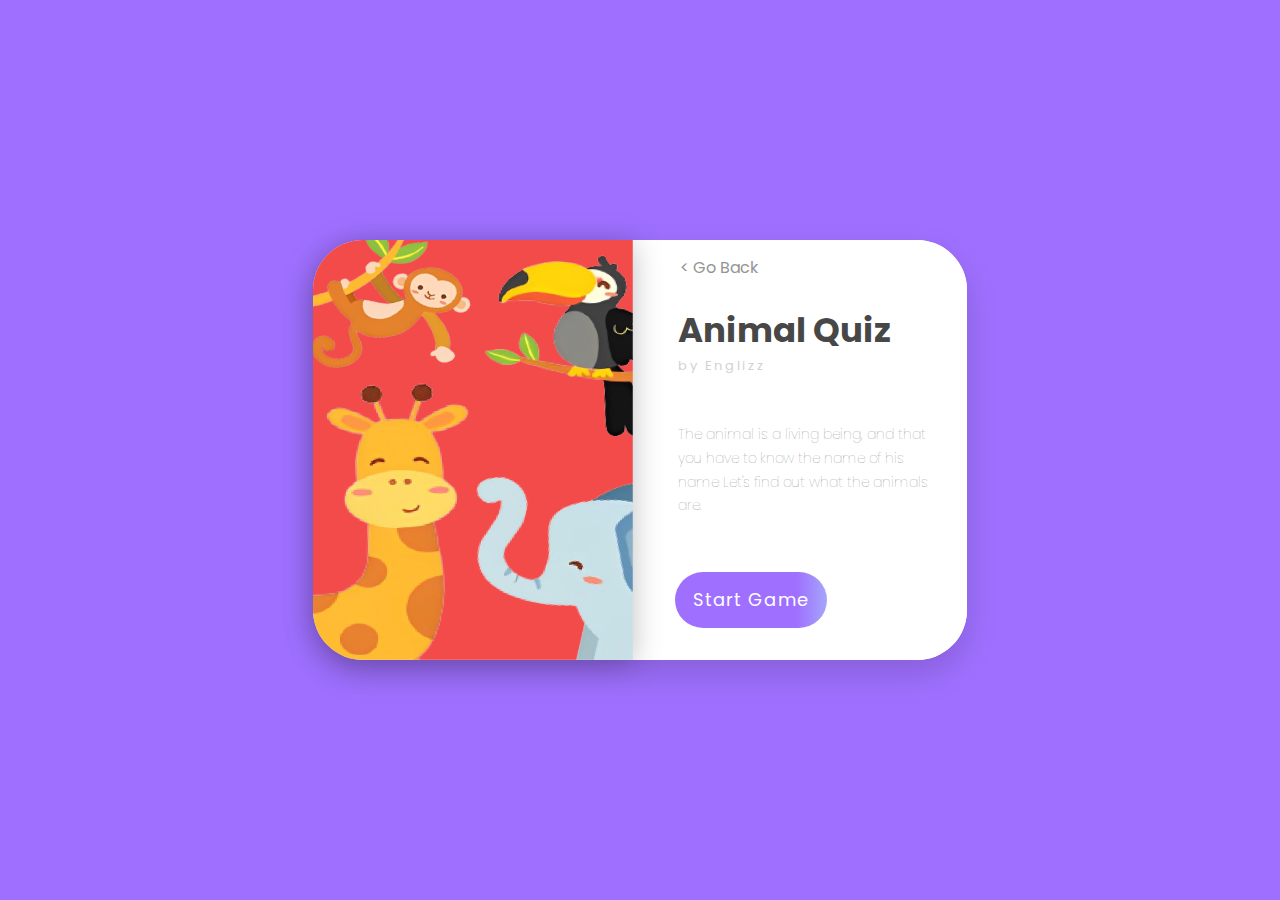
<file: animal_quizz_game/quiz-index.html>
<!DOCTYPE html>
<html lang="en">
  <head>
    <meta name="viewport" content="width=device-width, initial-scale=1.0" />
    <title>Englizz | Animal Quiz</title>
    <!-- Google Fonts -->
    <link
      href="https://fonts.googleapis.com/css2?family=Poppins:wght@400;600&display=swap"
      rel="stylesheet"/>
    <!-- Stylesheet -->
    <link rel="stylesheet" href="style.css" />
  </head>
  <body>
    <div class="container">
      <h3>Let's Drag & Drop The Animals</h3>
      <div class="draggable-objects"></div>
      <div class="drop-points"></div>
    </div>
    <div class="controls-container">
      <div class="wrapper" style="background-color: #fff;">
        <div class="product-img">
          <img src="animals-detail.png" style="width: 320px; height: 420px" />
        </div>
        <div class="product-info">
          <div class="product-text" style="padding-top: 15px;">
            <a href="../home/index.html">< Go Back</a>
            <h1>Animal Quiz</h1>
            <h2>by Englizz</h2>
            <p>
              The animal is a living being, and that you have to know the name
              of his name Let's find out what the animals are.
            </p>
          </div>
          <p id="result"></p>
          <button id="start">Start Game</button>
        </div>
      </div>
    </div>
    
    <!-- Script -->
    <script src="script.js"></script>
  </body>
</html>
</file>
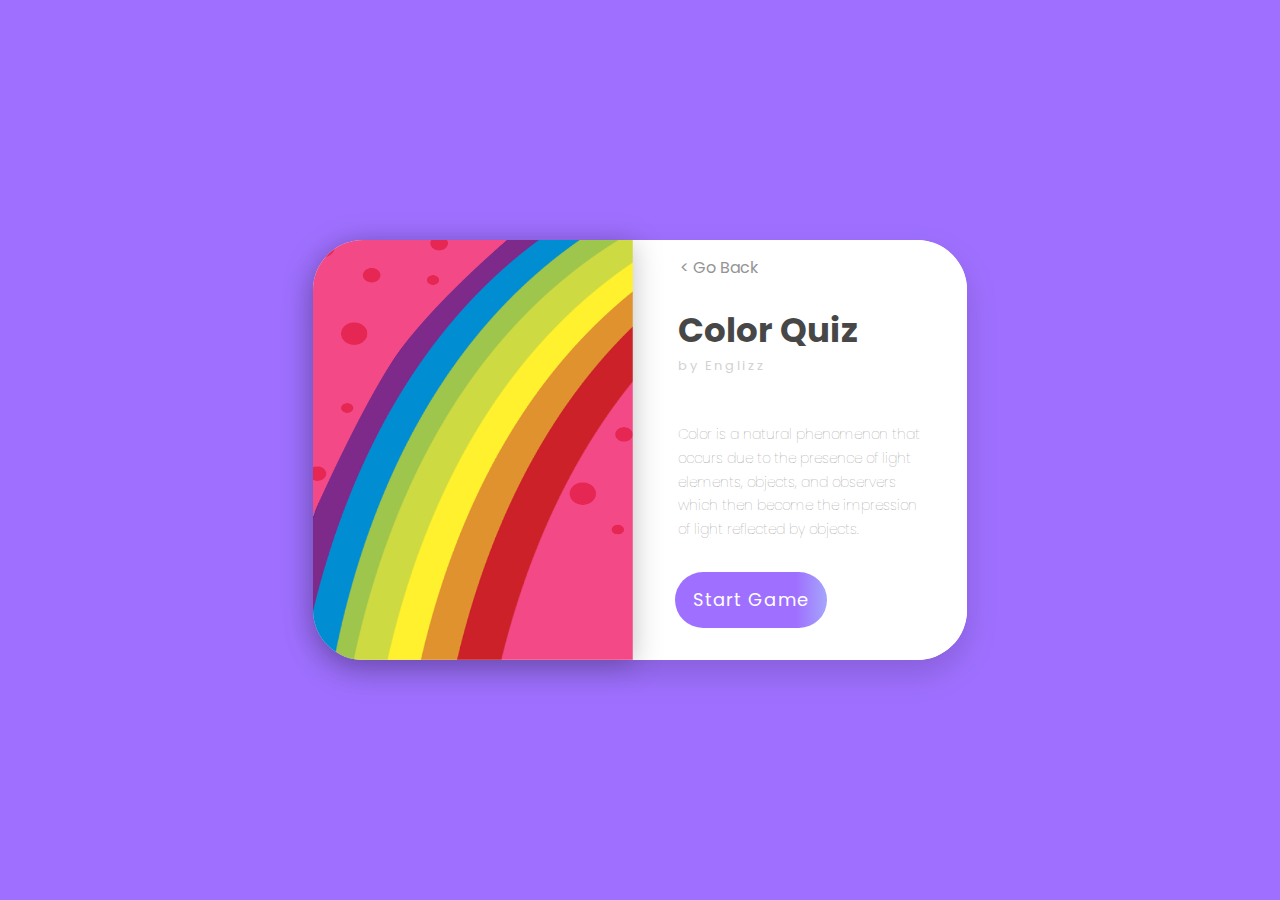
<file: colors_quizz_game/quiz-index.html>
<!DOCTYPE html>
<html lang="en">
  <head>
    <meta name="viewport" content="width=device-width, initial-scale=1.0" />
    <title>Englizz | Animal Quiz</title>
    <!-- Google Fonts -->
    <link
      href="https://fonts.googleapis.com/css2?family=Poppins:wght@400;600&display=swap"
      rel="stylesheet"/>
    <!-- Stylesheet -->
    <link rel="stylesheet" href="style.css" />
  </head>
  <body>
    <div class="container">
      <h3>Let's Drag & Drop The Colors</h3>
      <div class="draggable-objects"></div>
      <div class="drop-points"></div>
    </div>
    <div class="controls-container">
      <div class="wrapper" style="background-color: #fff;">
        <div class="product-img">
          <img src="colors-detail.png" style="width: 320px; height: 420px" />
        </div>
        <div class="product-info">
          <div class="product-text" style="padding-top: 15px;">
            <a href="../home/index.html">< Go Back</a>
            <h1>Color Quiz</h1>
            <h2>by Englizz</h2>
            <p>
              Color is a natural phenomenon that occurs due to the presence of light elements, objects, and observers which then become the impression of light reflected by objects.
            </p>
          </div>
          <p id="result"></p>
          <button id="start">Start Game</button>
        </div>
      </div>
    </div>
    
    <!-- Script -->
    <script src="script.js"></script>
  </body>
</html>
</file>
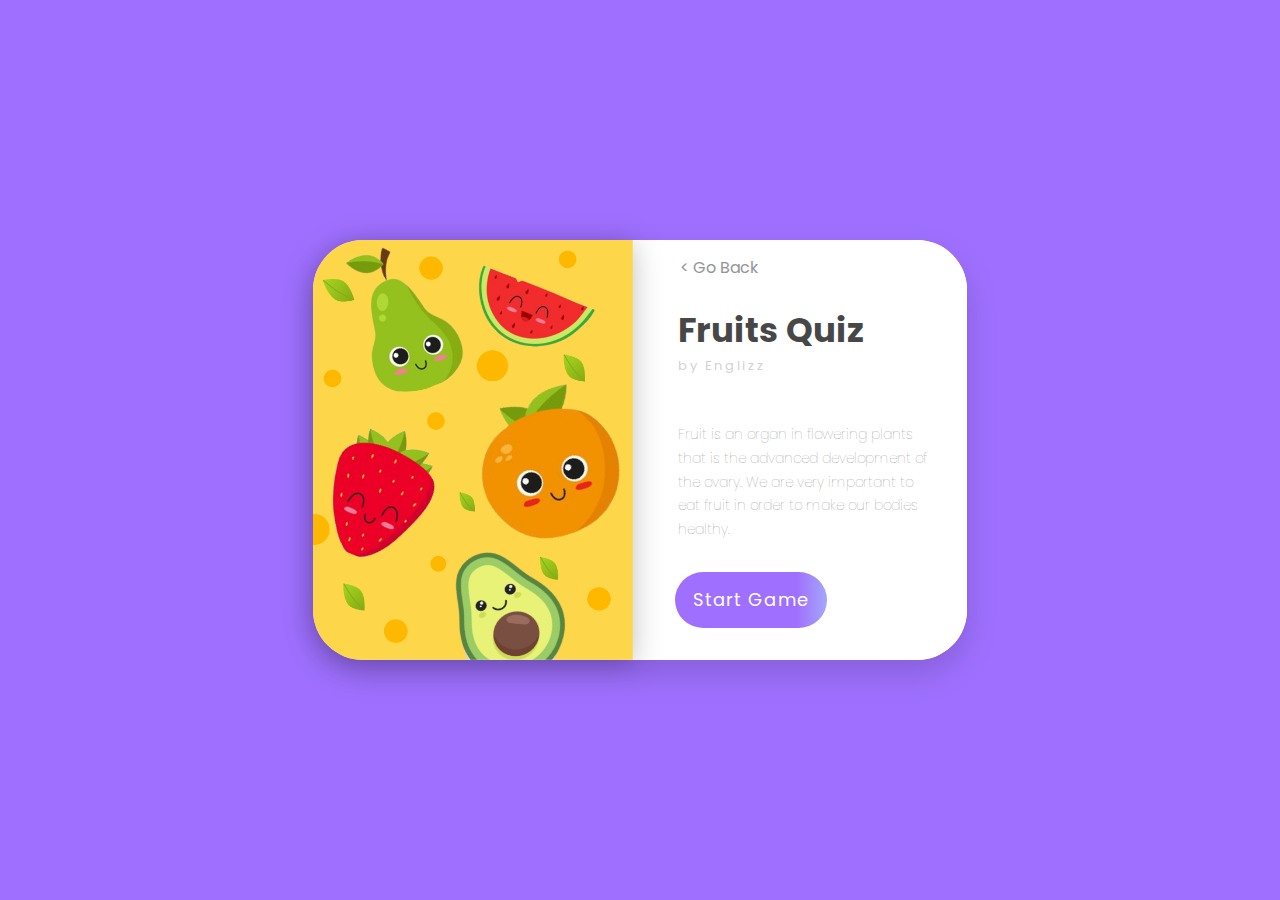
<file: fruit_quizz_game/quiz-index.html>
<!DOCTYPE html>
<html lang="en">
  <head>
    <meta name="viewport" content="width=device-width, initial-scale=1.0" />
    <title>Englizz | Animal Quiz</title>
    <!-- Google Fonts -->
    <link
      href="https://fonts.googleapis.com/css2?family=Poppins:wght@400;600&display=swap"
      rel="stylesheet"/>
    <!-- Stylesheet -->
    <link rel="stylesheet" href="style.css" />
  </head>
  <body>
    <div class="container">
      <h3>Let's Drag & Drop The Fruits</h3>
      <div class="draggable-objects"></div>
      <div class="drop-points"></div>
    </div>
    <div class="controls-container">
      <div class="wrapper" style="background-color: #fff;">
        <div class="product-img">
          <img src="fruits-detail.png" style="width: 320px; height: 420px" />
        </div>
        <div class="product-info">
          <div class="product-text" style="padding-top: 15px;">
            <a href="../home/index.html">< Go Back</a>
            <h1>Fruits Quiz</h1>
            <h2>by Englizz</h2>
            <p>
              Fruit is an organ in flowering plants that is the advanced development of the ovary. We are very important to eat fruit in order to make our bodies healthy.
            </p>
          </div>
          <p id="result"></p>
          <button id="start">Start Game</button>
        </div>
      </div>
    </div>
    
    <!-- Script -->
    <script src="script.js"></script>
  </body>
</html>
</file>
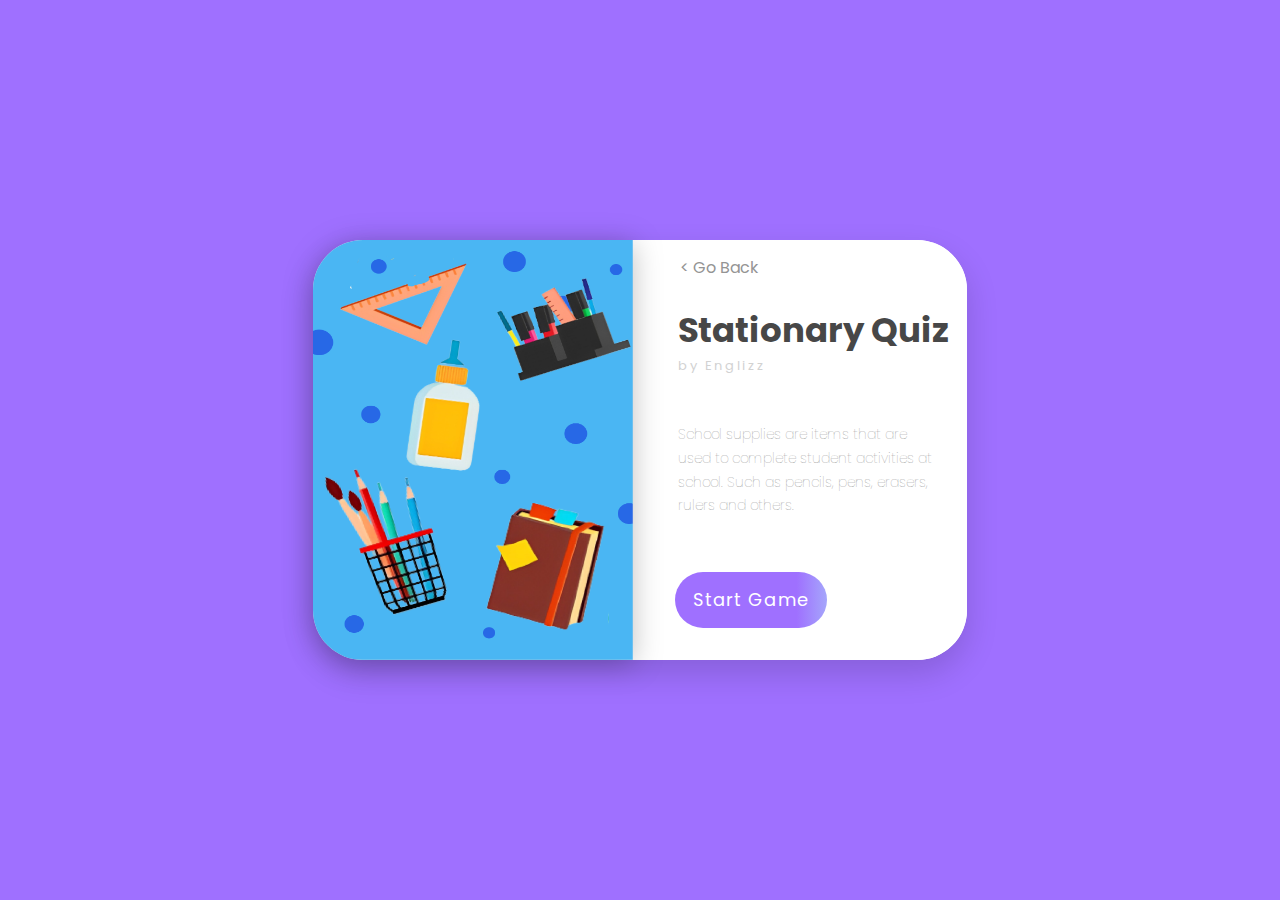
<file: stationary_quizz_game/quiz-index.html>
<!DOCTYPE html>
<html lang="en">
  <head>
    <meta name="viewport" content="width=device-width, initial-scale=1.0" />
    <title>Englizz | Animal Quiz</title>
    <!-- Google Fonts -->
    <link
      href="https://fonts.googleapis.com/css2?family=Poppins:wght@400;600&display=swap"
      rel="stylesheet"/>
    <!-- Stylesheet -->
    <link rel="stylesheet" href="style.css" />
  </head>
  <body>
    <div class="container">
      <h3>Let's Drag & Drop The Stationaries</h3>
      <div class="draggable-objects"></div>
      <div class="drop-points"></div>
    </div>
    <div class="controls-container">
      <div class="wrapper" style="background-color: #fff;">
        <div class="product-img">
          <img src="stationary-detail.png" style="width: 320px; height: 420px" />
        </div>
        <div class="product-info">
          <div class="product-text" style="padding-top: 15px;">
            <a href="../home/index.html">< Go Back</a>
            <h1>Stationary Quiz</h1>
            <h2>by Englizz</h2>
            <p>
              School supplies are items that are used to complete student activities at school. Such as pencils, pens, erasers, rulers and others.
            </p>
          </div>
          <p id="result"></p>
          <button id="start">Start Game</button>
        </div>
      </div>
    </div>
    
    <!-- Script -->
    <script src="script.js"></script>
  </body>
</html>
</file>
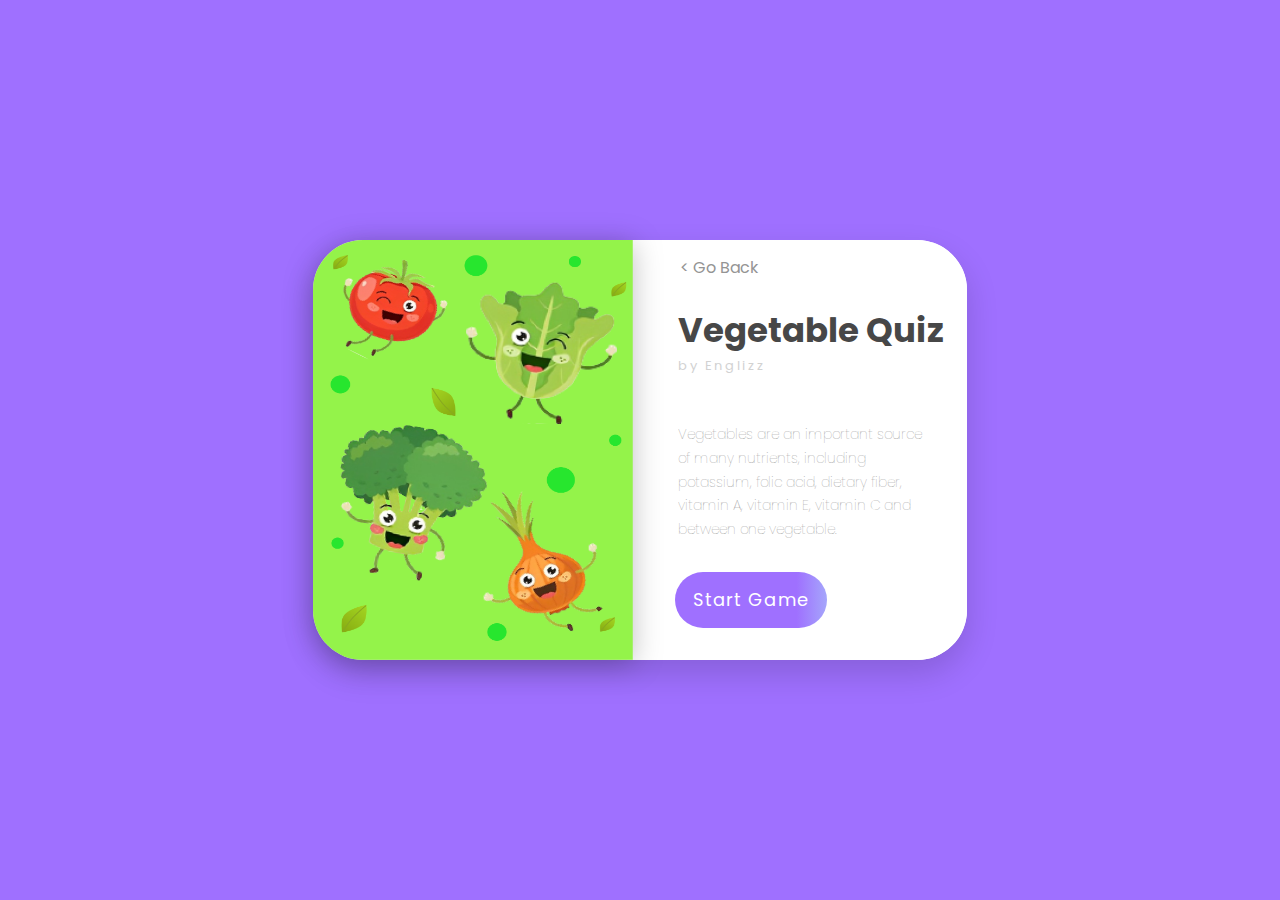
<file: vegetable_quizz_game/quiz-index.html>
<!DOCTYPE html>
<html lang="en">
  <head>
    <meta name="viewport" content="width=device-width, initial-scale=1.0" />
    <title>Englizz | Animal Quiz</title>
    <!-- Google Fonts -->
    <link
      href="https://fonts.googleapis.com/css2?family=Poppins:wght@400;600&display=swap"
      rel="stylesheet"/>
    <!-- Stylesheet -->
    <link rel="stylesheet" href="style.css" />
  </head>
  <body>
    <div class="container">
      <h3>Let's Drag & Drop The Vegetables</h3>
      <div class="draggable-objects"></div>
      <div class="drop-points"></div>
    </div>
    <div class="controls-container">
      <div class="wrapper" style="background-color: #fff;">
        <div class="product-img">
          <img src="vegetables-detail.png" style="width: 320px; height: 420px" />
        </div>
        <div class="product-info">
          <div class="product-text" style="padding-top: 15px;">
            <a href="../home/index.html">< Go Back</a>
            <h1>Vegetable Quiz</h1>
            <h2>by Englizz</h2>
            <p>
              Vegetables are an important source of many nutrients, including potassium, folic acid, dietary fiber, vitamin A, vitamin E, vitamin C and between one vegetable.
            </p>
          </div>
          <p id="result"></p>
          <button id="start">Start Game</button>
        </div>
      </div>
    </div>
    
    <!-- Script -->
    <script src="script.js"></script>
  </body>
</html>
</file>
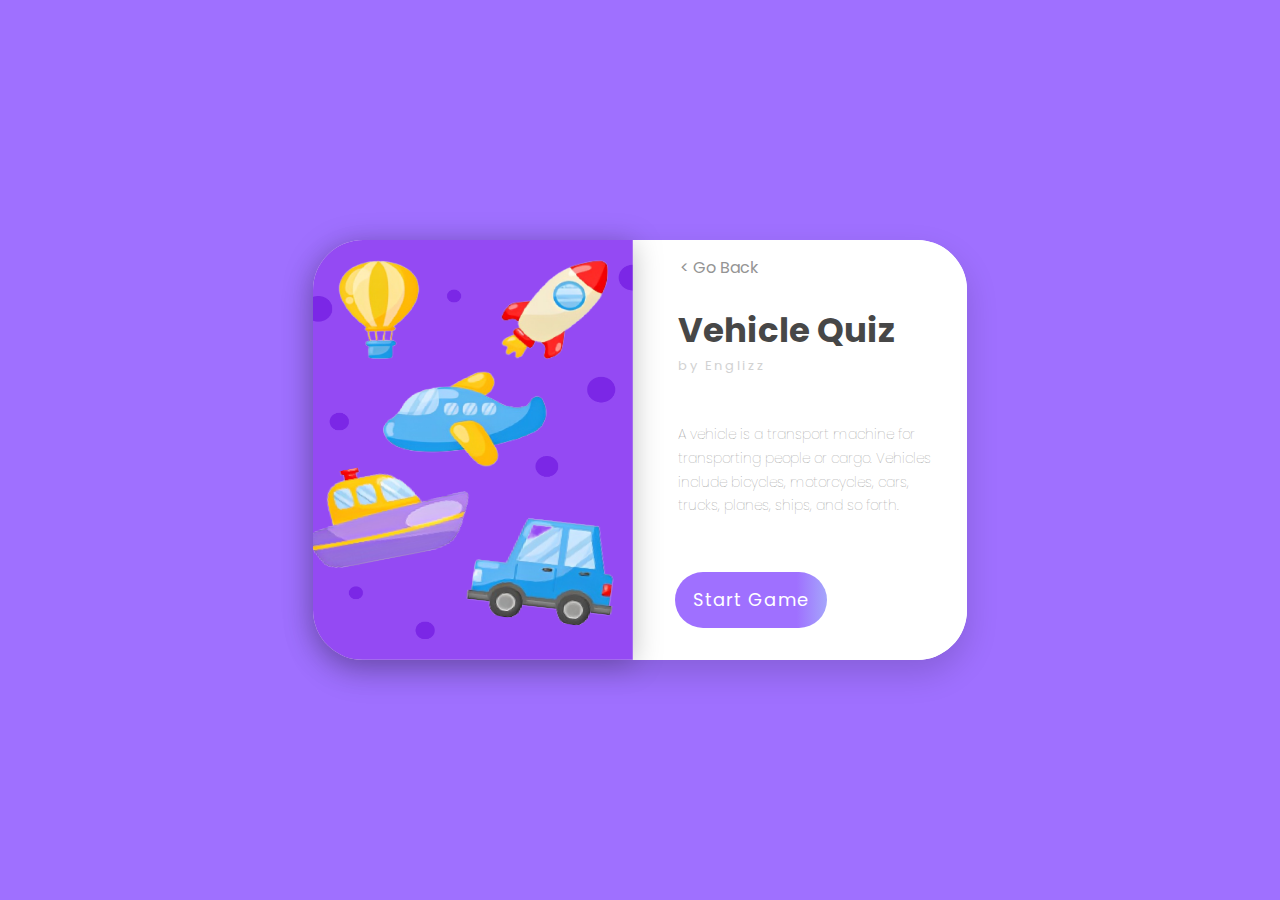
<file: vehicle_quizz_game/quiz-index.html>
<!DOCTYPE html>
<html lang="en">
  <head>
    <meta name="viewport" content="width=device-width, initial-scale=1.0" />
    <title>Englizz | Animal Quiz</title>
    <!-- Google Fonts -->
    <link
      href="https://fonts.googleapis.com/css2?family=Poppins:wght@400;600&display=swap"
      rel="stylesheet"/>
    <!-- Stylesheet -->
    <link rel="stylesheet" href="style.css" />
  </head>
  <body>
    <div class="container">
      <h3>Let's Drag & Drop The Vehicles</h3>
      <div class="draggable-objects"></div>
      <div class="drop-points"></div>
    </div>
    <div class="controls-container">
      <div class="wrapper" style="background-color: #fff;">
        <div class="product-img">
          <img src="vehicles-detail.png" style="width: 320px; height: 420px" />
        </div>
        <div class="product-info">
          <div class="product-text" style="padding-top: 15px;">
            <a href="../home/index.html">< Go Back</a>
            <h1>Vehicle Quiz</h1>
            <h2>by Englizz</h2>
            <p>
              A vehicle is a transport machine for transporting people or cargo. Vehicles include bicycles, motorcycles, cars, trucks, planes, ships, and so forth.
            </p>
          </div>
          <p id="result"></p>
          <button id="start">Start Game</button>
        </div>
      </div>
    </div>
    
    <!-- Script -->
    <script src="script.js"></script>
  </body>
</html>
</file>
<file: animal_quizz_game/style.css>
* {
  padding: 0;
  margin: 0;
  box-sizing: border-box;
  font-family: "Poppins", sans-serif;
}

body {
  background-color: #9F70FF;
}

.container {
  width: 100%;
  max-width: 37.5em;
  background-color: #ffffff;
  padding: 3em 0.5em;
  position: absolute;
  transform: translate(-50%, -50%);
  top: 50%;
  left: 50%;
  border-radius: 0.8em;
}

h3 {
  text-align: center;
  width: 60%;
  margin: 0 auto 2em auto;
  font-size: 1.2em;
  font-weight: 600;
  letter-spacing: 0.03em;
  line-height: 1.8em;
  color: #010c39;
}

.draggable-objects,
.drop-points {
  display: flex;
  justify-content: space-around;
  padding: 2em;
}

.draggable-image {
  width: 8em;
  cursor: move;
}

img {
  width: 8em;
  filter: drop-shadow(0 0.3em 0.9em rgba(0, 0, 0, 0.25));
}

.countries {
  width: 10em;
  height: 8em;
  display: grid;
  place-items: center;
  border: 0.25em dashed #010c39;
  border-radius: 0.8em;
}

.dropped {
  padding: 0;
  background-color: #e5ffc8;
}

.controls-container {
  position: absolute;
  display: flex;
  align-items: center;
  justify-content: center;
  height: 100%;
  width: 100%;
  background-color: #9F70FF;
  flex-direction: column;
  top: 0;
}

.controls-container button {
  font-size: 1.12em;
  padding: 0.8em 1em;
  margin-left: 35px;
  border-radius: 50px;
  border: none;
  outline: none;
  color: #fff;
  background: linear-gradient(to right, #9F70FF 80%, #a5a6fb);   
  letter-spacing: 0.06em;
  cursor: pointer;
}

.controls-container button:hover{
  background: linear-gradient(to left, #9F70FF 80%, #a5a6fb);   

}

.controls-container p {
  color: #ffffff;
  font-size: 2em;
  margin-bottom: 1em;
}

.hide {
  display: none;
}

.wrapper {
  height: 420px;
  width: 654px;
  margin: 50px auto;
  border-radius: 50px 50px 50px 50px;
  -webkit-box-shadow: 0px 14px 32px 0px rgba(0, 0, 0, 0.15);
  -moz-box-shadow: 0px 14px 32px 0px rgba(0, 0, 0, 0.15);
  box-shadow: 0px 14px 32px 0px rgba(0, 0, 0, 0.15);
}

.product-img {
  float: left;
  height: 420px;
  width: 327px;
}

.product-img img {
  border-radius: 50px 0 0 50px;
}

.product-info {
  float: left;
  height: 420px;
  width: 327px;
  border-radius: 0 50px 50px 0px;
  background-color: #ffffff;
}

.product-text {
  height: 300px;
  width: 327px;
}

.product-text a{
  text-decoration: none;
  color: #949494;
  font-size: 16px;
  margin: 10px 0px 0px 40px;
}

.product-text h1 {
  margin: 0 0 0 38px;
  padding-top: 25px;
  font-size: 34px;
  color: #474747;
}

.product-text h2 {
  margin: 0 0 47px 38px;
  font-size: 13px;
  font-weight: 400;
  color: #d2d2d2;
  letter-spacing: 0.2em;
}

.product-text p {
  height: 125px;
  margin: 0 0 0 38px;
  padding-right: 35px;
  color: #8d8d8d;
  line-height: 1.7em;
  font-size: 14px;
  font-weight: lighter;
  overflow: hidden;
}

span {
  display: inline-block;
  height: 50px;
  font-family: 'Suranna', serif;
  font-size: 34px;
}
</file>
<file: colors_quizz_game/style.css>
* {
  padding: 0;
  margin: 0;
  box-sizing: border-box;
  font-family: "Poppins", sans-serif;
}

body {
  background-color: #9F70FF;
}

.container {
  width: 100%;
  max-width: 37.5em;
  background-color: #ffffff;
  padding: 3em 0.5em;
  position: absolute;
  transform: translate(-50%, -50%);
  top: 50%;
  left: 50%;
  border-radius: 0.8em;
}

h3 {
  text-align: center;
  width: 60%;
  margin: 0 auto 2em auto;
  font-size: 1.2em;
  font-weight: 600;
  letter-spacing: 0.03em;
  line-height: 1.8em;
  color: #010c39;
}

.draggable-objects,
.drop-points {
  display: flex;
  justify-content: space-around;
  padding: 2em;
}

.draggable-image {
  width: 8em;
  cursor: move;
}

img {
  width: 8em;
  filter: drop-shadow(0 0.3em 0.9em rgba(0, 0, 0, 0.25));
}

.countries {
  width: 10em;
  height: 8em;
  display: grid;
  place-items: center;
  border: 0.25em dashed #010c39;
  border-radius: 0.8em;
}

.dropped {
  padding: 0;
  background-color: #e5ffc8;
}

.controls-container {
  position: absolute;
  display: flex;
  align-items: center;
  justify-content: center;
  height: 100%;
  width: 100%;
  background-color: #9F70FF;
  flex-direction: column;
  top: 0;
}

.controls-container button {
  font-size: 1.12em;
  padding: 0.8em 1em;
  margin-left: 35px;
  border-radius: 50px;
  border: none;
  outline: none;
  color: #fff;
  background: linear-gradient(to right, #9F70FF 80%, #a5a6fb);   
  letter-spacing: 0.06em;
  cursor: pointer;
}

.controls-container button:hover{
  background: linear-gradient(to left, #9F70FF 80%, #a5a6fb);   

}

.controls-container p {
  color: #ffffff;
  font-size: 2em;
  margin-bottom: 1em;
}

.hide {
  display: none;
}

.wrapper {
  height: 420px;
  width: 654px;
  margin: 50px auto;
  border-radius: 50px 50px 50px 50px;
  -webkit-box-shadow: 0px 14px 32px 0px rgba(0, 0, 0, 0.15);
  -moz-box-shadow: 0px 14px 32px 0px rgba(0, 0, 0, 0.15);
  box-shadow: 0px 14px 32px 0px rgba(0, 0, 0, 0.15);
}

.product-img {
  float: left;
  height: 420px;
  width: 327px;
}

.product-img img {
  border-radius: 50px 0 0 50px;
}

.product-info {
  float: left;
  height: 420px;
  width: 327px;
  border-radius: 0 50px 50px 0px;
  background-color: #ffffff;
}

.product-text {
  height: 300px;
  width: 327px;
}

.product-text a{
  text-decoration: none;
  color: #949494;
  font-size: 16px;
  margin: 10px 0px 0px 40px;
}

.product-text h1 {
  margin: 0 0 0 38px;
  padding-top: 25px;
  font-size: 34px;
  color: #474747;
}

.product-text h2 {
  margin: 0 0 47px 38px;
  font-size: 13px;
  font-weight: 400;
  color: #d2d2d2;
  letter-spacing: 0.2em;
}

.product-text p {
  height: 125px;
  margin: 0 0 0 38px;
  padding-right: 35px;
  color: #8d8d8d;
  line-height: 1.7em;
  font-size: 14px;
  font-weight: lighter;
  overflow: hidden;
}

span {
  display: inline-block;
  height: 50px;
  font-family: 'Suranna', serif;
  font-size: 34px;
}
</file>
<file: fruit_quizz_game/style.css>
* {
  padding: 0;
  margin: 0;
  box-sizing: border-box;
  font-family: "Poppins", sans-serif;
}

body {
  background-color: #9F70FF;
}

.container {
  width: 100%;
  max-width: 37.5em;
  background-color: #ffffff;
  padding: 3em 0.5em;
  position: absolute;
  transform: translate(-50%, -50%);
  top: 50%;
  left: 50%;
  border-radius: 0.8em;
}

h3 {
  text-align: center;
  width: 60%;
  margin: 0 auto 2em auto;
  font-size: 1.2em;
  font-weight: 600;
  letter-spacing: 0.03em;
  line-height: 1.8em;
  color: #010c39;
}

.draggable-objects,
.drop-points {
  display: flex;
  justify-content: space-around;
  padding: 2em;
}

.draggable-image {
  width: 8em;
  cursor: move;
}

img {
  width: 8em;
  filter: drop-shadow(0 0.3em 0.9em rgba(0, 0, 0, 0.25));
}

.countries {
  width: 10em;
  height: 8em;
  display: grid;
  place-items: center;
  border: 0.25em dashed #010c39;
  border-radius: 0.8em;
}

.dropped {
  padding: 0;
  background-color: #e5ffc8;
}

.controls-container {
  position: absolute;
  display: flex;
  align-items: center;
  justify-content: center;
  height: 100%;
  width: 100%;
  background-color: #9F70FF;
  flex-direction: column;
  top: 0;
}

.controls-container button {
  font-size: 1.12em;
  padding: 0.8em 1em;
  margin-left: 35px;
  border-radius: 50px;
  border: none;
  outline: none;
  color: #fff;
  background: linear-gradient(to right, #9F70FF 80%, #a5a6fb);   
  letter-spacing: 0.06em;
  cursor: pointer;
}

.controls-container button:hover{
  background: linear-gradient(to left, #9F70FF 80%, #a5a6fb);   

}

.controls-container p {
  color: #ffffff;
  font-size: 2em;
  margin-bottom: 1em;
}

.hide {
  display: none;
}

.wrapper {
  height: 420px;
  width: 654px;
  margin: 50px auto;
  border-radius: 50px 50px 50px 50px;
  -webkit-box-shadow: 0px 14px 32px 0px rgba(0, 0, 0, 0.15);
  -moz-box-shadow: 0px 14px 32px 0px rgba(0, 0, 0, 0.15);
  box-shadow: 0px 14px 32px 0px rgba(0, 0, 0, 0.15);
}

.product-img {
  float: left;
  height: 420px;
  width: 327px;
}

.product-img img {
  border-radius: 50px 0 0 50px;
}

.product-info {
  float: left;
  height: 420px;
  width: 327px;
  border-radius: 0 50px 50px 0px;
  background-color: #ffffff;
}

.product-text {
  height: 300px;
  width: 327px;
}

.product-text a{
  text-decoration: none;
  color: #949494;
  font-size: 16px;
  margin: 10px 0px 0px 40px;
}

.product-text h1 {
  margin: 0 0 0 38px;
  padding-top: 25px;
  font-size: 34px;
  color: #474747;
}

.product-text h2 {
  margin: 0 0 47px 38px;
  font-size: 13px;
  font-weight: 400;
  color: #d2d2d2;
  letter-spacing: 0.2em;
}

.product-text p {
  height: 125px;
  margin: 0 0 0 38px;
  padding-right: 35px;
  color: #8d8d8d;
  line-height: 1.7em;
  font-size: 14px;
  font-weight: lighter;
  overflow: hidden;
}

span {
  display: inline-block;
  height: 50px;
  font-family: 'Suranna', serif;
  font-size: 34px;
}
</file>
<file: stationary_quizz_game/style.css>
* {
  padding: 0;
  margin: 0;
  box-sizing: border-box;
  font-family: "Poppins", sans-serif;
}

body {
  background-color: #9F70FF;
}

.container {
  width: 100%;
  max-width: 37.5em;
  background-color: #ffffff;
  padding: 3em 0.5em;
  position: absolute;
  transform: translate(-50%, -50%);
  top: 50%;
  left: 50%;
  border-radius: 0.8em;
}

h3 {
  text-align: center;
  width: 60%;
  margin: 0 auto 2em auto;
  font-size: 1.2em;
  font-weight: 600;
  letter-spacing: 0.03em;
  line-height: 1.8em;
  color: #010c39;
}

.draggable-objects,
.drop-points {
  display: flex;
  justify-content: space-around;
  padding: 2em;
}

.draggable-image {
  width: 8em;
  cursor: move;
}

img {
  width: 8em;
  filter: drop-shadow(0 0.3em 0.9em rgba(0, 0, 0, 0.25));
}

.countries {
  width: 10em;
  height: 8em;
  display: grid;
  place-items: center;
  border: 0.25em dashed #010c39;
  border-radius: 0.8em;
}

.dropped {
  padding: 0;
  background-color: #e5ffc8;
}

.controls-container {
  position: absolute;
  display: flex;
  align-items: center;
  justify-content: center;
  height: 100%;
  width: 100%;
  background-color: #9F70FF;
  flex-direction: column;
  top: 0;
}

.controls-container button {
  font-size: 1.12em;
  padding: 0.8em 1em;
  margin-left: 35px;
  border-radius: 50px;
  border: none;
  outline: none;
  color: #fff;
  background: linear-gradient(to right, #9F70FF 80%, #a5a6fb);   
  letter-spacing: 0.06em;
  cursor: pointer;
}

.controls-container button:hover{
  background: linear-gradient(to left, #9F70FF 80%, #a5a6fb);   

}

.controls-container p {
  color: #ffffff;
  font-size: 2em;
  margin-bottom: 1em;
}

.hide {
  display: none;
}

.wrapper {
  height: 420px;
  width: 654px;
  margin: 50px auto;
  border-radius: 50px 50px 50px 50px;
  -webkit-box-shadow: 0px 14px 32px 0px rgba(0, 0, 0, 0.15);
  -moz-box-shadow: 0px 14px 32px 0px rgba(0, 0, 0, 0.15);
  box-shadow: 0px 14px 32px 0px rgba(0, 0, 0, 0.15);
}

.product-img {
  float: left;
  height: 420px;
  width: 327px;
}

.product-img img {
  border-radius: 50px 0 0 50px;
}

.product-info {
  float: left;
  height: 420px;
  width: 327px;
  border-radius: 0 50px 50px 0px;
  background-color: #ffffff;
}

.product-text {
  height: 300px;
  width: 327px;
}

.product-text a{
  text-decoration: none;
  color: #949494;
  font-size: 16px;
  margin: 10px 0px 0px 40px;
}

.product-text h1 {
  margin: 0 0 0 38px;
  padding-top: 25px;
  font-size: 34px;
  color: #474747;
}

.product-text h2 {
  margin: 0 0 47px 38px;
  font-size: 13px;
  font-weight: 400;
  color: #d2d2d2;
  letter-spacing: 0.2em;
}

.product-text p {
  height: 125px;
  margin: 0 0 0 38px;
  padding-right: 35px;
  color: #8d8d8d;
  line-height: 1.7em;
  font-size: 14px;
  font-weight: lighter;
  overflow: hidden;
}

span {
  display: inline-block;
  height: 50px;
  font-family: 'Suranna', serif;
  font-size: 34px;
}
</file>
<file: vegetable_quizz_game/style.css>
* {
  padding: 0;
  margin: 0;
  box-sizing: border-box;
  font-family: "Poppins", sans-serif;
}

body {
  background-color: #9F70FF;
}

.container {
  width: 100%;
  max-width: 37.5em;
  background-color: #ffffff;
  padding: 3em 0.5em;
  position: absolute;
  transform: translate(-50%, -50%);
  top: 50%;
  left: 50%;
  border-radius: 0.8em;
}

h3 {
  text-align: center;
  width: 60%;
  margin: 0 auto 2em auto;
  font-size: 1.2em;
  font-weight: 600;
  letter-spacing: 0.03em;
  line-height: 1.8em;
  color: #010c39;
}

.draggable-objects,
.drop-points {
  display: flex;
  justify-content: space-around;
  padding: 2em;
}

.draggable-image {
  width: 8em;
  cursor: move;
}

img {
  width: 8em;
  filter: drop-shadow(0 0.3em 0.9em rgba(0, 0, 0, 0.25));
}

.countries {
  width: 10em;
  height: 8em;
  display: grid;
  place-items: center;
  border: 0.25em dashed #010c39;
  border-radius: 0.8em;
}

.dropped {
  padding: 0;
  background-color: #e5ffc8;
}

.controls-container {
  position: absolute;
  display: flex;
  align-items: center;
  justify-content: center;
  height: 100%;
  width: 100%;
  background-color: #9F70FF;
  flex-direction: column;
  top: 0;
}

.controls-container button {
  font-size: 1.12em;
  padding: 0.8em 1em;
  margin-left: 35px;
  border-radius: 50px;
  border: none;
  outline: none;
  color: #fff;
  background: linear-gradient(to right, #9F70FF 80%, #a5a6fb);   
  letter-spacing: 0.06em;
  cursor: pointer;
}

.controls-container button:hover{
  background: linear-gradient(to left, #9F70FF 80%, #a5a6fb);   

}

.controls-container p {
  color: #ffffff;
  font-size: 2em;
  margin-bottom: 1em;
}

.hide {
  display: none;
}

.wrapper {
  height: 420px;
  width: 654px;
  margin: 50px auto;
  border-radius: 50px 50px 50px 50px;
  -webkit-box-shadow: 0px 14px 32px 0px rgba(0, 0, 0, 0.15);
  -moz-box-shadow: 0px 14px 32px 0px rgba(0, 0, 0, 0.15);
  box-shadow: 0px 14px 32px 0px rgba(0, 0, 0, 0.15);
}

.product-img {
  float: left;
  height: 420px;
  width: 327px;
}

.product-img img {
  border-radius: 50px 0 0 50px;
}

.product-info {
  float: left;
  height: 420px;
  width: 327px;
  border-radius: 0 50px 50px 0px;
  background-color: #ffffff;
}

.product-text {
  height: 300px;
  width: 327px;
}

.product-text a{
  text-decoration: none;
  color: #949494;
  font-size: 16px;
  margin: 10px 0px 0px 40px;
}

.product-text h1 {
  margin: 0 0 0 38px;
  padding-top: 25px;
  font-size: 34px;
  color: #474747;
}

.product-text h2 {
  margin: 0 0 47px 38px;
  font-size: 13px;
  font-weight: 400;
  color: #d2d2d2;
  letter-spacing: 0.2em;
}

.product-text p {
  height: 125px;
  margin: 0 0 0 38px;
  padding-right: 35px;
  color: #8d8d8d;
  line-height: 1.7em;
  font-size: 14px;
  font-weight: lighter;
  overflow: hidden;
}

span {
  display: inline-block;
  height: 50px;
  font-family: 'Suranna', serif;
  font-size: 34px;
}
</file>
<file: vehicle_quizz_game/style.css>
* {
  padding: 0;
  margin: 0;
  box-sizing: border-box;
  font-family: "Poppins", sans-serif;
}

body {
  background-color: #9F70FF;
}

.container {
  width: 100%;
  max-width: 37.5em;
  background-color: #ffffff;
  padding: 3em 0.5em;
  position: absolute;
  transform: translate(-50%, -50%);
  top: 50%;
  left: 50%;
  border-radius: 0.8em;
}

h3 {
  text-align: center;
  width: 60%;
  margin: 0 auto 2em auto;
  font-size: 1.2em;
  font-weight: 600;
  letter-spacing: 0.03em;
  line-height: 1.8em;
  color: #010c39;
}

.draggable-objects,
.drop-points {
  display: flex;
  justify-content: space-around;
  padding: 2em;
}

.draggable-image {
  width: 8em;
  cursor: move;
}

img {
  width: 8em;
  filter: drop-shadow(0 0.3em 0.9em rgba(0, 0, 0, 0.25));
}

.countries {
  width: 10em;
  height: 8em;
  display: grid;
  place-items: center;
  border: 0.25em dashed #010c39;
  border-radius: 0.8em;
}

.dropped {
  padding: 0;
  background-color: #e5ffc8;
}

.controls-container {
  position: absolute;
  display: flex;
  align-items: center;
  justify-content: center;
  height: 100%;
  width: 100%;
  background-color: #9F70FF;
  flex-direction: column;
  top: 0;
}

.controls-container button {
  font-size: 1.12em;
  padding: 0.8em 1em;
  margin-left: 35px;
  border-radius: 50px;
  border: none;
  outline: none;
  color: #fff;
  background: linear-gradient(to right, #9F70FF 80%, #a5a6fb);   
  letter-spacing: 0.06em;
  cursor: pointer;
}

.controls-container button:hover{
  background: linear-gradient(to left, #9F70FF 80%, #a5a6fb);   

}

.controls-container p {
  color: #ffffff;
  font-size: 2em;
  margin-bottom: 1em;
}

.hide {
  display: none;
}

.wrapper {
  height: 420px;
  width: 654px;
  margin: 50px auto;
  border-radius: 50px 50px 50px 50px;
  -webkit-box-shadow: 0px 14px 32px 0px rgba(0, 0, 0, 0.15);
  -moz-box-shadow: 0px 14px 32px 0px rgba(0, 0, 0, 0.15);
  box-shadow: 0px 14px 32px 0px rgba(0, 0, 0, 0.15);
}

.product-img {
  float: left;
  height: 420px;
  width: 327px;
}

.product-img img {
  border-radius: 50px 0 0 50px;
}

.product-info {
  float: left;
  height: 420px;
  width: 327px;
  border-radius: 0 50px 50px 0px;
  background-color: #ffffff;
}

.product-text {
  height: 300px;
  width: 327px;
}

.product-text a{
  text-decoration: none;
  color: #949494;
  font-size: 16px;
  margin: 10px 0px 0px 40px;
}

.product-text h1 {
  margin: 0 0 0 38px;
  padding-top: 25px;
  font-size: 34px;
  color: #474747;
}

.product-text h2 {
  margin: 0 0 47px 38px;
  font-size: 13px;
  font-weight: 400;
  color: #d2d2d2;
  letter-spacing: 0.2em;
}

.product-text p {
  height: 125px;
  margin: 0 0 0 38px;
  padding-right: 35px;
  color: #8d8d8d;
  line-height: 1.7em;
  font-size: 14px;
  font-weight: lighter;
  overflow: hidden;
}

span {
  display: inline-block;
  height: 50px;
  font-family: 'Suranna', serif;
  font-size: 34px;
}
</file>
